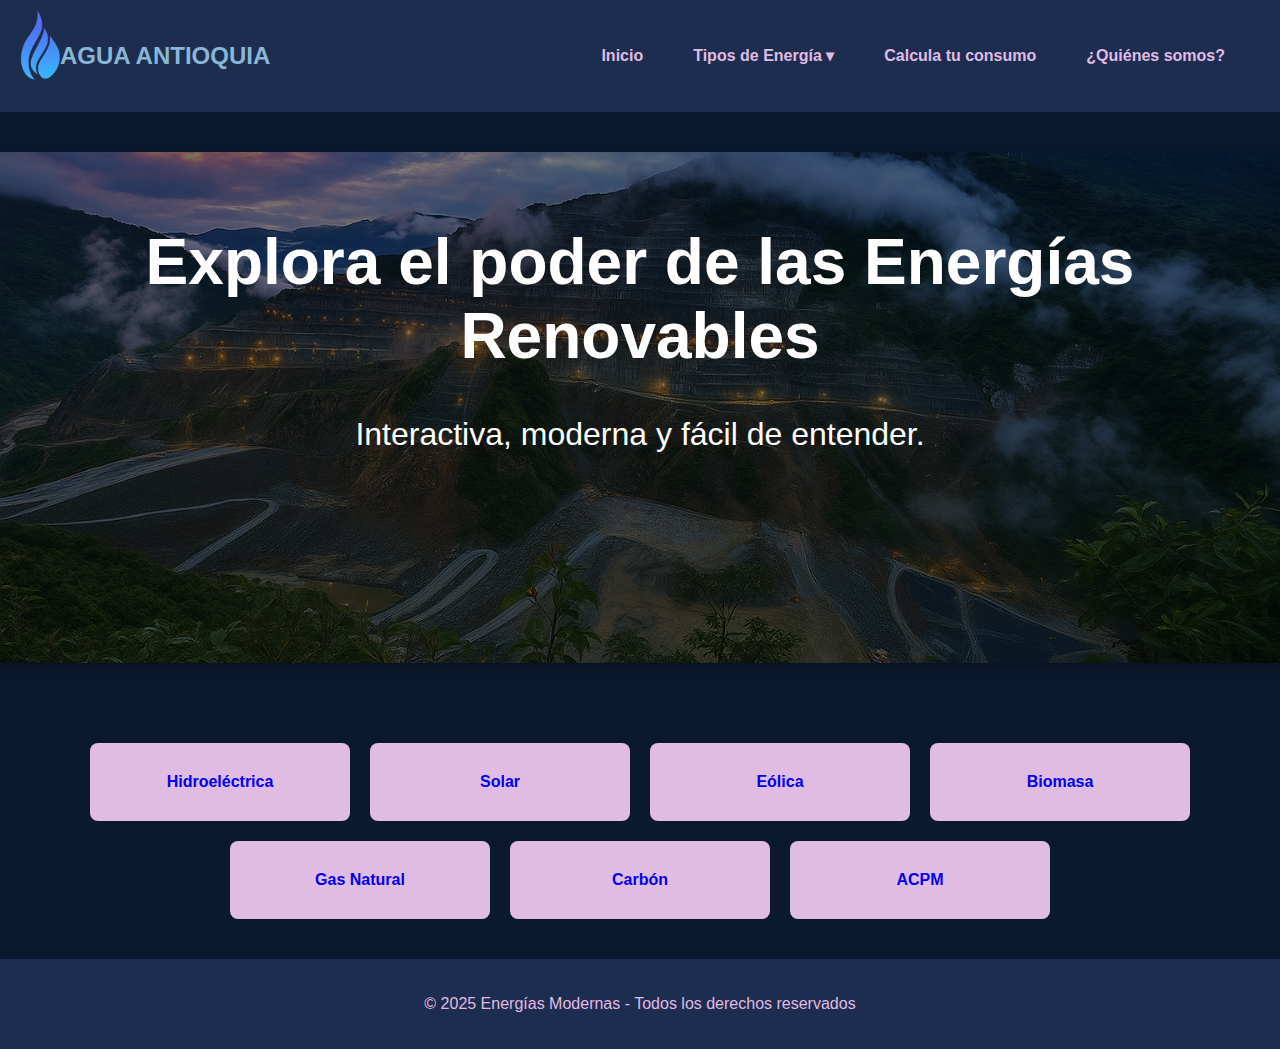
<file: PROYECTO_FINAL/index.html>
<!DOCTYPE html>
<html lang="es">
<head>
  <meta charset="UTF-8" />
  <meta name="viewport" content="width=device-width, initial-scale=1.0"/>
  <title>Energías Renovables</title>
  <link rel="stylesheet" href="estilo.css"/>
</head>
<body>
  <header>
    <div class="logo"><img src="Black_Minimalist_Water_Drop_Logo-removebg-preview (1).png" alt=""><h4>AGUA ANTIOQUIA</h4></div>
    <nav>
      <ul class="menu">
        <li><a href="index.html">Inicio</a></li>
        <li class="dropdown">
          <a href="#">Tipos de Energía ▾</a>
          <ul class="submenu">
            <li class="sub-dropdown">
              <a href="#">Renovables ▸</a>
              <ul class="subsubmenu">
                <li><a href="hidroelectrica.html">Hidroeléctrica</a></li>
                <li><a href="solar.html">Solar</a></li>
                <li><a href="eolica.html">Eólica</a></li>
                <li><a href="biomasa.html">Biomasa</a></li>
              </ul>
            </li>
            <li class="sub-dropdown">
              <a href="#">No Renovables ▸</a>
              <ul class="subsubmenu">
                <li><a href="gas.html">Gas Natural</a></li>
                <li><a href="carbon.html">Carbón</a></li>
                <li><a href="acpm.html">ACPM</a></li>
              </ul>
            </li>
          </ul>
        </li>
        <li><a href="calcula.html">Calcula tu consumo</a></li>
        <li><a href="quienes.html">¿Quiénes somos?</a></li>
      </ul>
    </nav>
  </header>

  <main>
    <section class="banner-inicio">
      <div class="banner-text">
      <h1>Explora el poder de las Energías Renovables</h1>
      <p>Interactiva, moderna y fácil de entender.</p>
      </div>
      <br><br><br><br>
    </section>

    <section class="cards-container">
      <div class="card"><a href="hidroelectrica.html">Hidroeléctrica</a></div>
      <div class="card"><a href="solar.html">Solar</a></div>
      <div class="card"><a href="eolica.html">Eólica</a></div>
      <div class="card"><a href="biomasa.html">Biomasa</a></div>
      <div class="card"><a href="gas.html">Gas Natural</a></div>
      <div class="card"><a href="carbon.html">Carbón</a></div>
      <div class="card"><a href="acpm.html">ACPM</a></div>
    </section>
  </main>

  <footer>
    <p>© 2025 Energías Modernas - Todos los derechos reservados</p>
  </footer>
</body>
</html>
</file>
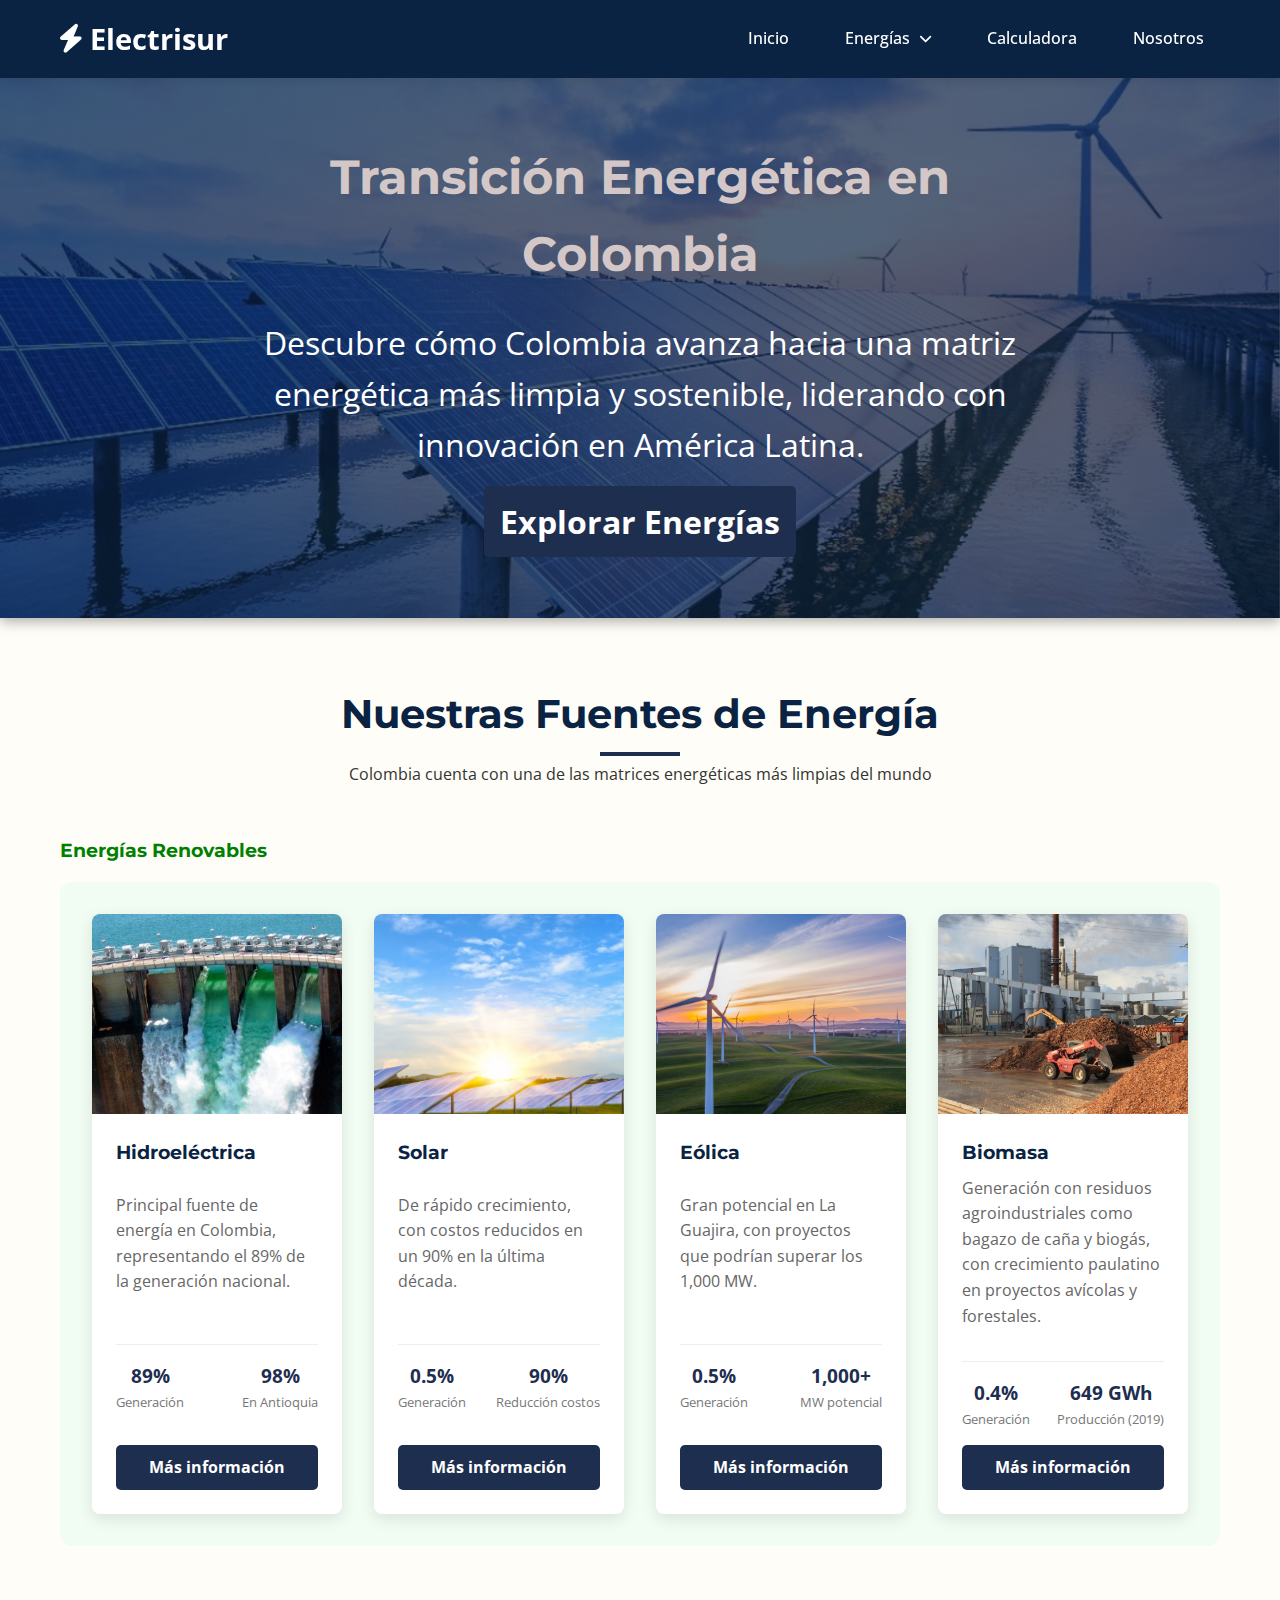
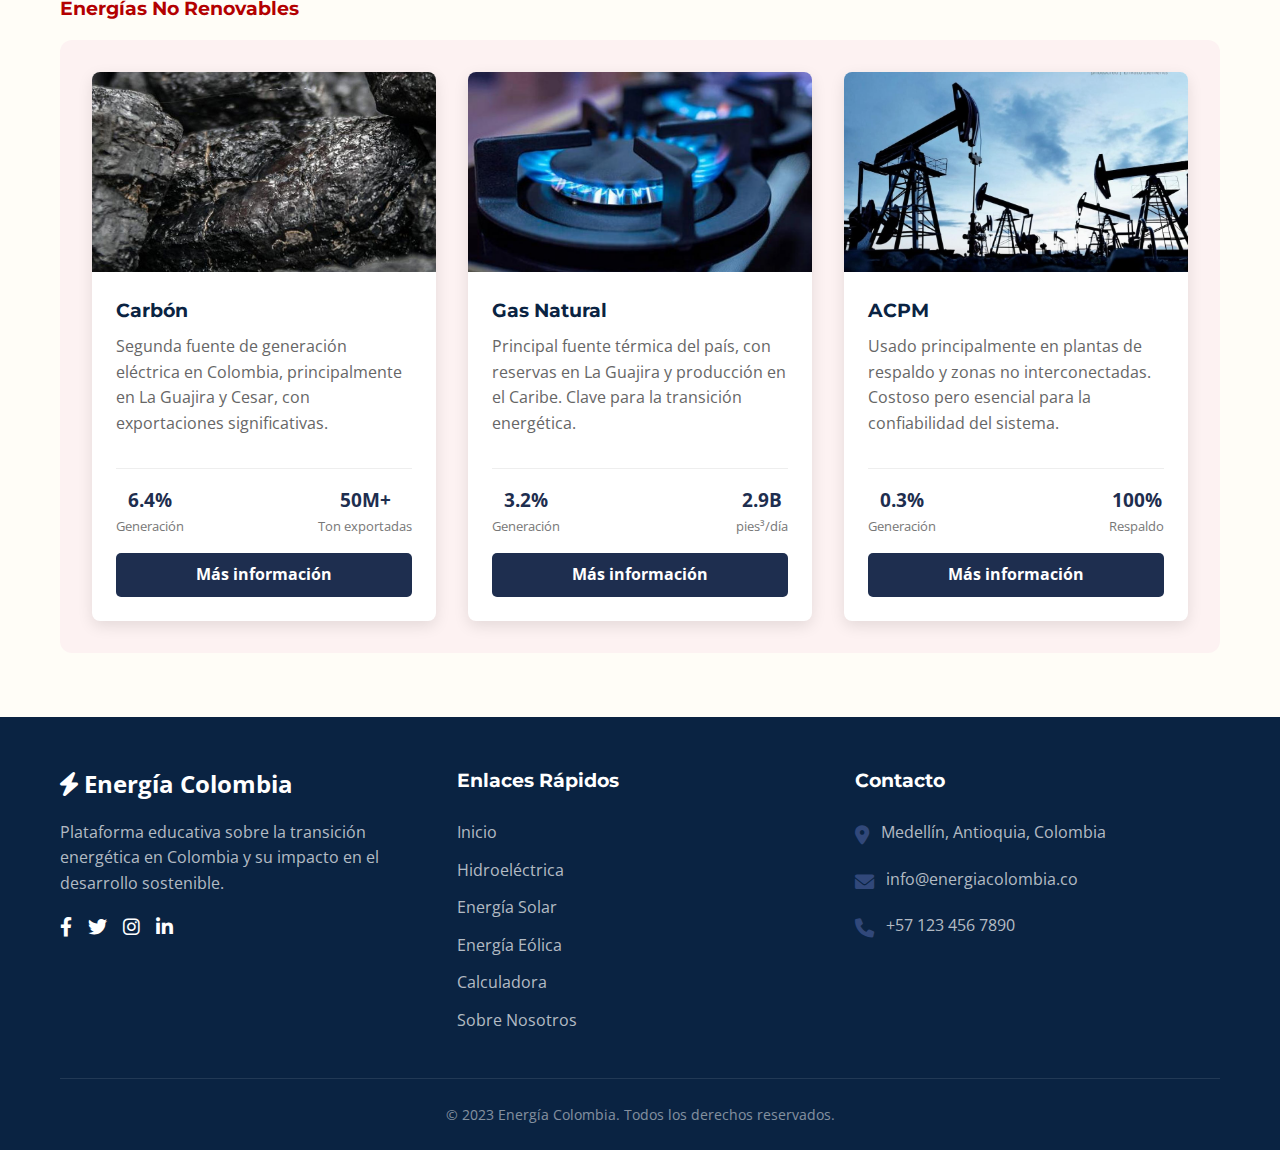
<file: PROYECTO-FINAL/PROYECTO_FINAL/index.html>
<!DOCTYPE html>
<html lang="es">
<head>
  <meta charset="UTF-8">
  <meta name="viewport" content="width=device-width, initial-scale=1.0">
  <title>Transición Energética en Colombia | Del Potencial a la Acción</title>
  <link rel="stylesheet" href="estilo.css">
  <link href="https://fonts.googleapis.com/css2?family=Montserrat:wght@400;600;700&family=Open+Sans:wght@400;600&display=swap" rel="stylesheet">
  <link rel="stylesheet" href="https://cdnjs.cloudflare.com/ajax/libs/font-awesome/6.0.0-beta3/css/all.min.css">

  <meta name="viewport" content="width=device-width, initial-scale=1.0">
</head>
<body>
  <header>
    <div class="container header-container">
      <div class="logo">
        <i class="fas fa-bolt"></i>
        <a href="index.html" class="logo">Electrisur</a>
      </div>
      <nav>
        <ul>
          <li><a href="index.html">Inicio</a></li>
          <li class="dropdown">
            <a href="#">Energías <i class="fas fa-chevron-down"></i></a>
            <ul class="dropdown-menu">
              <li><a href="hidroelectrica.html">Hidroeléctrica</a></li>
              <li><a href="solar.html">Solar</a></li>
              <li><a href="eolica.html">Eólica</a></li>
              <li><a href="biomasa.html">Biomasa</a></li>
              <li><a href="gas.html">Gas Natural</a></li>
              <li><a href="carbon.html">Carbón</a></li>
              <li><a href="acpm.html">ACPM</a></li>
            </ul>
          </li>
          <li><a href="calcula.html">Calculadora</a></li>
          <li><a href="quienes.html">Nosotros</a></li>
        </ul>
      </nav>
    </div>
  </header>

  <section class="hero_inicio">
    <div class="hero-content">
      <h1>Transición Energética en Colombia</h1>
      <p>Descubre cómo Colombia avanza hacia una matriz energética más limpia y sostenible, liderando con innovación en América Latina.</p>
      <a href="#energias" class="btn">Explorar Energías</a>
    </div>
  </section>

  
  <section id="energias" class="energy-section">
  <div class="container">
    <div class="section-title">
      <h2>Nuestras Fuentes de Energía</h2>
      <p>Colombia cuenta con una de las matrices energéticas más limpias del mundo</p>
    </div>

    <!-- Energías Renovables -->
    <h3 style="margin: 2rem 0 1rem; color: #008000;">Energías Renovables</h3>
    <div class="cards-container renewables">
      <!-- Hidroeléctrica -->
      <div class="energy-card">
        <div class="card-img">
          <img src="../imagenes/Hidroini.jpg" alt="Energía Hidroeléctrica">
        </div>
        <div class="card-content">
          <h3>Hidroeléctrica</h3>
          <p>Principal fuente de energía en Colombia, representando el 89% de la generación nacional.</p>
          <div class="card-stats">
            <div class="stat-item"><div class="stat-value">89%</div><div class="stat-label">Generación</div></div>
            <div class="stat-item"><div class="stat-value">98%</div><div class="stat-label">En Antioquia</div></div>
          </div>
          <a href="hidroelectrica.html" class="btn">Más información</a>
        </div>
      </div>

      <!-- Solar -->
      <div class="energy-card">
        <div class="card-img">
          <img src="../imagenes/solarinic.webp" alt="Energía Solar">
        </div>
        <div class="card-content">
          <h3>Solar</h3>
          <p>De rápido crecimiento, con costos reducidos en un 90% en la última década.</p>
          <div class="card-stats">
            <div class="stat-item"><div class="stat-value">0.5%</div><div class="stat-label">Generación</div></div>
            <div class="stat-item"><div class="stat-value">90%</div><div class="stat-label">Reducción costos</div></div>
          </div>
          <a href="solar.html" class="btn">Más información</a>
        </div>
      </div>

      <!-- Eólica -->
      <div class="energy-card">
        <div class="card-img">
          <img src="../imagenes/eolicaini.jpg" alt="Energía Eólica">
        </div>
        <div class="card-content">
          <h3>Eólica</h3>
          <p>Gran potencial en La Guajira, con proyectos que podrían superar los 1,000 MW.</p>
          <div class="card-stats">
            <div class="stat-item"><div class="stat-value">0.5%</div><div class="stat-label">Generación</div></div>
            <div class="stat-item"><div class="stat-value">1,000+</div><div class="stat-label">MW potencial</div></div>
          </div>
          <a href="eolica.html" class="btn">Más información</a>
        </div>
      </div>

      <!-- Biomasa -->
      <div class="energy-card">
        <div class="card-img">
          <img src="../imagenes/biomasainicio.jpg" alt="Energía de Biomasa">
        </div>
        <div class="card-content">
          <h3>Biomasa</h3>
          <p>Generación con residuos agroindustriales como bagazo de caña y biogás, con crecimiento paulatino en proyectos avícolas y forestales.</p>
          <div class="card-stats">
            <div class="stat-item"><div class="stat-value">0.4%</div><div class="stat-label">Generación</div></div>
            <div class="stat-item"><div class="stat-value">649 GWh</div><div class="stat-label">Producción (2019)</div></div>
          </div>
          <a href="../imagenes/biomasa.html" class="btn">Más información</a>
        </div>
      </div>
    </div>

    <!-- Energías No Renovables -->
    <h3 style="margin: 3rem 0 1rem; color: #b30000;">Energías No Renovables</h3>
    <div class="cards-container non-renewables">
      <!-- Carbón -->
      <div class="energy-card">
        <div class="card-img">
          <img src="../imagenes/carbonini.jpg" alt="Energía a Carbón">
        </div>
        <div class="card-content">
          <h3>Carbón</h3>
          <p>Segunda fuente de generación eléctrica en Colombia, principalmente en La Guajira y Cesar, con exportaciones significativas.</p>
          <div class="card-stats">
            <div class="stat-item"><div class="stat-value">6.4%</div><div class="stat-label">Generación</div></div>
            <div class="stat-item"><div class="stat-value">50M+</div><div class="stat-label">Ton exportadas</div></div>
          </div>
          <a href="carbon.html" class="btn">Más información</a>
        </div>
      </div>

      <!-- Gas Natural -->
      <div class="energy-card">
        <div class="card-img">
          <img src="../imagenes/gasnaturalcorreccion.jpeg" alt="Energía a Gas Natural">
        </div>
        <div class="card-content">
          <h3>Gas Natural</h3>
          <p>Principal fuente térmica del país, con reservas en La Guajira y producción en el Caribe. Clave para la transición energética.</p>
          <div class="card-stats">
            <div class="stat-item"><div class="stat-value">3.2%</div><div class="stat-label">Generación</div></div>
            <div class="stat-item"><div class="stat-value">2.9B</div><div class="stat-label">pies³/día</div></div>
          </div>
          <a href="gas.html" class="btn">Más información</a>
        </div>
      </div>

      <!-- ACPM -->
      <div class="energy-card">
        <div class="card-img">
          <img src="../imagenes/Acpmm.jpg" alt="Generación con ACPM">
        </div>
        <div class="card-content">
          <h3>ACPM</h3>
          <p>Usado principalmente en plantas de respaldo y zonas no interconectadas. Costoso pero esencial para la confiabilidad del sistema.</p>
          <div class="card-stats">
            <div class="stat-item"><div class="stat-value">0.3%</div><div class="stat-label">Generación</div></div>
            <div class="stat-item"><div class="stat-value">100%</div><div class="stat-label">Respaldo</div></div>
          </div>
          <a href="acpm.html" class="btn">Más información</a>
        </div>
      </div>
    </div>
  </div>
</section>




  <footer>
    <div class="container">
      <div class="footer-container">
        <div class="footer-about">
          <div class="footer-logo">
            <i class="fas fa-bolt"></i> Energía Colombia
          </div>
          <p>Plataforma educativa sobre la transición energética en Colombia y su impacto en el desarrollo sostenible.</p>
          <div class="social-links">
            <a href="#"><i class="fab fa-facebook-f"></i></a>
            <a href="#"><i class="fab fa-twitter"></i></a>
            <a href="#"><i class="fab fa-instagram"></i></a>
            <a href="#"><i class="fab fa-linkedin-in"></i></a>
          </div>
        </div>
        
        <div class="footer-links">
          <h3>Enlaces Rápidos</h3>
          <ul>
            <li><a href="index.html">Inicio</a></li>
            <li><a href="hidroelectrica.html">Hidroeléctrica</a></li>
            <li><a href="solar.html">Energía Solar</a></li>
            <li><a href="eolica.html">Energía Eólica</a></li>
            <li><a href="calcula.html">Calculadora</a></li>
            <li><a href="quienes.html">Sobre Nosotros</a></li>
          </ul>
        </div>
        
        <div class="footer-contact">
          <h3>Contacto</h3>
          <div class="contact-item">
            <div class="contact-icon">
              <i class="fas fa-map-marker-alt"></i>
            </div>
            <div>Medellín, Antioquia, Colombia</div>
          </div>
          <div class="contact-item">
            <div class="contact-icon">
              <i class="fas fa-envelope"></i>
            </div>
            <div>info@energiacolombia.co</div>
          </div>
          <div class="contact-item">
            <div class="contact-icon">
              <i class="fas fa-phone"></i>
            </div>
            <div>+57 123 456 7890</div>
          </div>
        </div>
      </div>
      
      <div class="copyright">
        <p>&copy; 2023 Energía Colombia. Todos los derechos reservados.</p>
      </div>
    </div>
  </footer>

  
</body>
</html>
</file>
<file: PROYECTO_FINAL/estilo.css>
:root {
  --oxford-blue: #0A192F;
  --space-cadet: #1D2D50;
  --yinmn-blue: #2E5984;
  --jordy-blue: #8AB6D6;
  --lavender: #E0BBE4;
  --font-main: 'Segoe UI', 'Poppins', sans-serif;
}

/* === General === */
body {
  margin: 0;
  font-family: var(--font-main);
  background-color: var(--oxford-blue);
  color: white;
}

footer {
  text-align: center;
  padding: 20px;
  background-color: var(--space-cadet);
  color: var(--lavender);
}

/* === Header === */
header {
  background-color: var(--space-cadet);
  padding: 10px 20px;
  display: flex;
  justify-content: space-between;
  align-items: center;
}

.logo {
  font-size: 24px;
  font-weight: bold;
  color: var(--jordy-blue);
  display: flex;
  
}

.logo img {
  width: 40px;
  height: 70px;
}
/* === Menú principal === */
nav {
  background-color: var(--space-cadet);
  padding: 10px 20px;
}

.menu {
  list-style: none;
  display: flex;
  justify-content: space-around;
  align-items: center;
  gap: 20px;
  padding: 0;
  margin: 0;
}

.menu li {
  position: relative;
}

.menu a {
  color: var(--lavender);
  text-decoration: none;
  padding: 10px 15px;
  display: block;
  font-weight: bold;
  transition: background-color 0.3s ease;
}

.menu a:hover {
  background-color: var(--yinmn-blue);
  border-radius: 5px;
}

/* === Submenús === */
.submenu,
.subsubmenu {
  position: absolute;
  top: 100%;
  left: 0;
  background-color: var(--space-cadet);
  min-width: 180px;
  display: none;
  padding: 10px 0;
  border-radius: 5px;
  box-shadow: 0 4px 12px rgba(0,0,0,0.2);
  z-index: 1000;
}

.submenu li,
.subsubmenu li {
  position: relative;
}

.submenu a,
.subsubmenu a {
  color: var(--lavender);
  padding: 10px 15px;
  transition: background-color 0.3s ease;
}

.submenu a:hover,
.subsubmenu a:hover {
  background-color: var(--yinmn-blue);
}

.dropdown:hover .submenu {
  display: block;
}

.sub-dropdown:hover .subsubmenu {
  display: block;
  left: 100%;
  top: 0;
}

.sub-dropdown > a::after {
  content: ' ▶';
  float: right;
}

/* === Banner === */
.banner {
  background: url('img/banner.jpg') no-repeat center center/cover;
  color: white;
  padding: 60px 20px;
  text-align: center;
  font-size: 2em;
  box-shadow: 0 4px 12px rgba(0, 0, 0, 0.3);
}

/* === Cards === */
.cards-container {
  display: flex;
  flex-wrap: wrap;
  justify-content: center;
  gap: 20px;
  padding: 40px;
  background-color: var(--oxford-blue);
}

.card {
  background: var(--lavender);
  color: var(--oxford-blue);
  padding: 30px;
  border-radius: 8px;
  width: 200px;
  text-align: center;
  font-weight: bold;
  transition: transform 0.2s ease, box-shadow 0.2s ease;
 
}

.card a{
   text-decoration: none;
}

.card:hover {
  transform: scale(1.05);
  background: var(--jordy-blue);
  color: white;
  box-shadow: 0 4px 20px rgba(0, 0, 0, 0.3);
}

/* === Formulario === */
.formulario {
  padding: 40px;
  max-width: 500px;
  margin: auto;
  background: var(--space-cadet);
  border-radius: 10px;
  box-shadow: 0 4px 12px rgba(0, 0, 0, 0.1);
}

.formulario label,
.formulario input,
.formulario button {
  display: block;
  width: 100%;
  margin-bottom: 15px;
  font-size: 16px;
}

.formulario input {
  padding: 10px;
  border-radius: 5px;
  border: 1px solid var(--jordy-blue);
  background-color: var(--oxford-blue);
  color: white;
}

.formulario input::placeholder {
  color: #ccc;
}

.formulario button {
  background-color: var(--yinmn-blue);
  color: white;
  border: none;
  padding: 12px;
  cursor: pointer;
  border-radius: 5px;
  transition: background-color 0.3s ease;
}

.formulario button:hover {
  background-color: var(--jordy-blue);
  color: var(--space-cadet);
}

/* === Contenido Genérico === */
.contenido {
  max-width: 800px;
  margin: auto;
  padding: 40px;
  background-color: var(--oxford-blue);
  color: white;
  border-radius: 10px;
  background-color: #2E5984;
  padding-top: 40px;
}

/* === Video y gráficos === */
.video,
.graficos {
  max-width: 800px;
  margin: auto;
  padding: 40px 20px;
  text-align: center;
}

.video iframe {
  width: 100%;
  max-width: 560px;
  height: 315px;
  border: none;
}

.graficos img {
  width: 100%;
  max-width: 600px;
  border-radius: 8px;
}

/* === Responsive === */
@media screen and (max-width: 880px) {
  nav .menu {
    flex-direction: column;
    align-items: flex-start;
    gap: 10px;
  }

  .cards-container {
    flex-direction: column;
    align-items: center;
    padding: 20px;
  }

  .card {
    width: 90%;
    font-size: 1rem;
  }

  .banner {
    font-size: 1.5em;
    padding: 0;

  
  }

  
  
}


main {
  margin: 0;
  padding: 0;
}

.banner-hidroelectrica {
  background: url('img/hidroelectrica.jpg') no-repeat center center/cover;
  color: white;
  padding: 60px 20px;
  text-align: center;
  font-size: 2em;
  box-shadow: 0 4px 12px rgba(0, 0, 0, 0.3);
  background-color: #8AB6D6;
}

section.banner-hidroelectrica {
  
  
  
  height: auto; 
  color: white; 
  align-items: center; 
  padding: 30px ;
  margin: 40px auto;
  background: url(https://imgs.mongabay.com/wp-content/uploads/sites/25/2018/06/06170333/sogamoso-2.jpg) no-repeat center center/cover ;
  background-size: cover;
  overflow: hidden;
  z-index: 1;
  position: relative;
}

section.banner-hidroelectrica::before {
  content: "";
  position: absolute;
  top: 0;
  left: 0;
  width: 100%;
  height: 100%;
  background-color: rgba(0, 0, 0, 0.5);
  z-index: -1;
}

.banner-solar {
  background: url('img/hidroelectrica.jpg') no-repeat center center/cover;
  color: white;
  padding: 60px 20px;
  text-align: center;
  font-size: 2em;
  box-shadow: 0 4px 12px rgba(0, 0, 0, 0.3);
  background-color: #8AB6D6;
}
section.banner-solar {
  
  
  height: auto; 
  color: white; 
  align-items: center; 
  padding: 30px ;
  margin: 40px auto;
  background: url(https://www.fussand.com/images/noticias/CELSIA-EPSA-ENERGIA-SOLAR.jpg) no-repeat center center/cover ;
  background-size: cover;
  overflow: hidden;
  z-index: 1;
  position: relative;
}
section.banner-solar::before {
  content: "";
  position: absolute;
  top: 0;
  left: 0;
  width: 100%;
  height: 100%;
  background-color: rgba(0, 0, 0, 0.5);
  z-index: -1;
}

.banner-eolica {
 
  color: white;
  padding: 60px 20px;
  text-align: center;
  font-size: 2em;
  box-shadow: 0 4px 12px rgba(0, 0, 0, 0.3);
  background-color: #8AB6D6;
}

section.banner-eolica {
 height: auto; 
  color: white; 
  align-items: center; 
  padding: 30px ;
  margin: 40px auto;
  background: url(https://energiahoy.com/wp-content/uploads/2021/03/Colombia_va_por_16_parques_de_energa_eolica-870x600.jpg) no-repeat center center/cover ;
  background-size: cover;
  overflow: hidden;
  z-index: 1;
  position: relative;
}

section.banner-eolica::before {
  content: "";
  position: absolute;
  top: 0;
  left: 0;
  width: 100%;
  height: 100%;
  background-color: rgba(0, 0, 0, 0.5);
  z-index: -1;
}
  
.banner-biomasa {
 
  color: white;
  padding: 60px 20px;
  text-align: center;
  font-size: 2em;
  box-shadow: 0 4px 12px rgba(0, 0, 0, 0.3);
  background-color: #8AB6D6;
}

section.banner-biomasa {
  height: auto; 
  color: white; 
  align-items: center; 
  padding: 30px ;
  margin: 40px auto;
  background: url(https://cdn.shopify.com/s/files/1/0528/6569/5893/files/bm1-min_1024x1024.png?v=1674750835) no-repeat center center/cover ;
  background-size: cover;
  overflow: hidden;
  z-index: 1;
  position: relative;
}

section.banner-biomasa::before {
  content: "";
  position: absolute;
  top: 0;
  left: 0;
  width: 100%;
  height: 100%;
  background-color: rgba(0, 0, 0, 0.5);
  z-index: -1;
} 

.banner-gasnatural {
 
  color: white;
  padding: 60px 20px;
  text-align: center;
  font-size: 2em;
  box-shadow: 0 4px 12px rgba(0, 0, 0, 0.3);
  background-color: #8AB6D6;
}

section.banner-gasnatural {
  height: auto; 
  color: white; 
  align-items: center; 
  padding: 30px ;
  margin: 40px auto;
  background: url(https://www.bolsamercantil.com.co/sites/default/files/2024-07-03/Plantilla-img-saladeprensa_gas.jpg) no-repeat center center/cover ;
  background-size: cover;
  overflow: hidden;
  z-index: 1;
  position: relative;
}

section.banner-gasnatural::before {
  content: "";
  position: absolute;
  top: 0;
  left: 0;
  width: 100%;
  height: 100%;
  background-color: rgba(0, 0, 0, 0.5);
  z-index: -1;
}

.banner-carbon {
 
  color: white;
  padding: 60px 20px;
  text-align: center;
  font-size: 2em;
  box-shadow: 0 4px 12px rgba(0, 0, 0, 0.3);
  background-color: #8AB6D6;
}

section.banner-carbon {
  height: auto; 
  color: white; 
  align-items: center; 
  padding: 30px ;
  margin: 40px auto;
  background: url(https://cdn2.opendemocracy.net/media/images/PA-30571025.max-760x504.jpg) no-repeat center center/cover ;
  background-size: cover;
  overflow: hidden;
  z-index: 1;
  position: relative;
}

section.banner-carbon::before {
  content: "";
  position: absolute;
  top: 0;
  left: 0;
  width: 100%;
  height: 100%;
  background-color: rgba(0, 0, 0, 0.5);
  z-index: -1;
}

.banner-acpm {
 
  color: white;
  padding: 60px 20px;
  text-align: center;
  font-size: 2em;
  box-shadow: 0 4px 12px rgba(0, 0, 0, 0.3);
  background-color: #8AB6D6;
} 

section.banner-acpm {
  height: auto; 
  color: white; 
  align-items: center; 
  padding: 30px ;
  margin: 40px auto;
  background: url(https://www.semana.com/resizer/v2/R2YW3DMQXVGZFNSUS5WHY5IS5E.jpg?auth=4937439628877e2bf4e63ea1b00702e4c2994e2231b7dc041bc8e2dca0869444&smart=true&quality=75&width=1280&height=720) no-repeat center center/cover ;
  background-size: cover;
  overflow: hidden;
  z-index: 1;
  position: relative;
}

section.banner-acpm::before {
  content: "";
  position: absolute;
  top: 0;
  left: 0;
  width: 100%;
  height: 100%;
  background-color: rgba(0, 0, 0, 0.5);
  z-index: -1;
}

.banner-inicio {
  color: white;
  padding: 60px 20px;
  text-align: center;
  font-size: 2em;
  box-shadow: 0 4px 12px rgba(0, 0, 0, 0.3);
  background-color: #8AB6D6;
}

section.banner-inicio {
  height: auto; 
  color: white; 
  align-items: center; 
  padding: 30px ;
  margin: 40px auto;
  background: url(Hidroituango-715.jpg) no-repeat center center/cover ;
  background-size: cover;
  overflow: hidden;
  z-index: 1;
  position: relative;
}

section.banner-inicio::before {
  content: "";
  position: absolute;
  top: 0;
  left: 0;
  width: 100%;
  height: 100%;
  background-color: rgba(0, 0, 0, 0.5);
  z-index: -1;
}
</file>
<file: PROYECTO-FINAL/PROYECTO_FINAL/estilo.css>
:root {
  --deep-blue: #0A2342;
  --teal: #1E2E4F;
  --light-teal: #31487A;
  --cream: #FFFDF7;
  --gold: #F46197;
  --dark-gold: #b3e1c0
;
  --font-main: 'Montserrat', 'Segoe UI', sans-serif;
  --font-secondary: 'Open Sans', sans-serif;
}

/* === General Styles === */
* {
  box-sizing: border-box;
  margin: 0;
  padding: 0;
}

body {
  font-family: var(--font-secondary);
  line-height: 1.6;
  color: #333;
  background-color: var(--cream);
}

h1, h2, h3, h4 {
  font-family: var(--font-main);
  color: var(--deep-blue);
  margin-bottom: 1rem;
}

a {
  text-decoration: none;
  color: var(--teal);
  transition: color 0.3s ease;
}

a:hover {
  color: var(--dark-gold);
}

.container {
  max-width: 1200px;
  margin: 0 auto;
  padding: 0 20px;
}

/* === Header === */
header {
  background-color: var(--deep-blue);
  padding: 1rem 0;
  position: sticky;
  top: 0;
  z-index: 1000;
  box-shadow: 0 2px 10px rgba(0,0,0,0.1);
}

.header-container {
  display: flex;
  justify-content: space-between;
  align-items: center;
}

.logo {
  font-size: 1.8rem;
  font-weight: 700;
  color: white;
  display: flex;
  align-items: center;
  gap: 0.5rem;
}

.logo span {
  color: var(--light-teal);
}

/* === Navigation === */
nav ul {
  list-style: none;
  display: flex;
  gap: 1.5rem;
}

nav a {
  color: white;
  font-weight: 500;
  padding: 0.5rem 1rem;
  border-radius: 4px;
  transition: all 0.3s ease;
  display: flex;
  align-items: center;
  gap: 0.3rem;
}

nav a:hover {
  background-color: rgba(255,255,255,0.1);
}

/* Dropdown general (oculto por defecto) */
.dropdown {
  position: relative;
}

.dropdown-menu {
  position: absolute;
  top: 100%;
  left: 0;
  background-color: white;
  min-width: 200px;
  box-shadow: 0 5px 15px rgba(0,0,0,0.1);
  border-radius: 4px;
  opacity: 0;
  visibility: hidden;
  transition: all 0.3s ease;
  z-index: 1000;
  padding: 0.5rem 0;
}

.dropdown:hover .dropdown-menu {
  opacity: 1;
  visibility: visible;
}

/* === Estilo específico para el dropdown de Energías === */
.dropdown-menu {
  display: none; /* Oculto por defecto */
  position: absolute;
  top: 100%;
  left: 0;
  background-color: white;
  min-width: 200px;
  box-shadow: 0 5px 15px rgba(0,0,0,0.1);
  border-radius: 4px;
  z-index: 1000;
  padding: 0.5rem 0;
}

/* Mostrar dropdown al hacer hover */
.dropdown:hover .dropdown-menu {
  display: block;
}

/* Estilo para los items del menú de energías */
.dropdown-menu li {
  display: block; /* Esto hace que los items se apilen verticalmente */
  width: 100%;
}

.dropdown-menu a {
  color: var(--deep-blue);
  display: block;
  padding: 0.75rem 1.5rem;
  transition: all 0.2s ease;
  text-decoration: none;
}

.dropdown-menu a:hover {
  background-color: var(--light-teal);
  color: white;
}

/* Flecha del dropdown */
.dropdown i.fa-chevron-down {
  margin-left: 0.3rem;
  font-size: 0.8em;
  transition: transform 0.3s;
}

.dropdown:hover i.fa-chevron-down {
  transform: rotate(180deg);
}

/* === Hero Banner === */
/*.hero {
  background: linear-gradient(rgba(10, 35, 66, 0.7), rgba(10, 35, 66, 0.7)), 
              url('img/colombia-energy.jpg') no-repeat center center/cover;
  height: 60vh;
  display: flex;
  align-items: center;
  text-align: center;
  color: white;
  padding: 0 2rem;
}*/

.hero-content {
  max-width: 800px;
  margin: 0 auto;
}

.hero_inicio h1 {
  font-size: 3rem;
  color: rgb(212, 199, 199);
  margin-bottom: 1.5rem;
}

.hero_hidroelectrica h1 {
  font-size: 3rem;
  color: rgb(212, 199, 199);
  margin-bottom: 1.5rem;
}
.hero_solar h1 {
  font-size: 3rem;
  color: rgb(212, 199, 199);
  margin-bottom: 1.5rem;
}
.hero_eolica h1 {
  font-size: 3rem;
  color: rgb(212, 199, 199);
  margin-bottom: 1.5rem;
}
.hero_biomasa h1 {
  font-size: 3rem;
  color: rgb(212, 199, 199);
  margin-bottom: 1.5rem;
}
.hero_gas h1 {
  font-size: 3rem;
  color: rgb(212, 199, 199);
  margin-bottom: 1.5rem;
}
.hero_carbon h1 {
  font-size: 3rem;
  color: rgb(212, 199, 199);
  margin-bottom: 1.5rem;
}
.hero_acpm h1 {
  font-size: 3rem;
  color: rgb(212, 199, 199);
  margin-bottom: 1.5rem;
}

.hero p {
  font-size: 1.2rem;
  margin-bottom: 2rem;
}

.btn {
  display: inline-block;
  background-color: var(--teal);
  color: white;
  padding: 0.8rem 1.8rem;
  border-radius: 4px;
  font-weight: 600;
  transition: all 0.3s ease;
}

.btn:hover {
  background-color: var(--dark-gold);
  transform: translateY(-3px);
  box-shadow: 0 5px 15px rgba(0,0,0,0.1);
  
}

/* === Energy Cards === */
.energy-section {
  padding: 4rem 0;
}

.section-title {
  text-align: center;
  margin-bottom: 3rem;
}

.section-title h2 {
  font-size: 2.5rem;
  position: relative;
  display: inline-block;
}

.section-title h2::after {
  content: '';
  position: absolute;
  bottom: -10px;
  left: 50%;
  transform: translateX(-50%);
  width: 80px;
  height: 4px;
  background-color: var(--teal);
}

.cards-container {
  display: grid;
  grid-template-columns: repeat(auto-fill, minmax(280px, 1fr));
  gap: 2rem;
  padding: 0 1rem;
}

/* Alineación específica para renovables (4 columnas en desktop) */
.renewables {
  display: grid;
  grid-template-columns: repeat(4, 1fr);
  gap: 2rem;
  background-color: #f1fdf3;
  padding: 2rem;
  border-radius: 12px;
}

@media (max-width: 992px) {
  .renewables {
    grid-template-columns: repeat(2, 1fr);
  }
}

@media (max-width: 600px) {
  .renewables {
    grid-template-columns: 1fr;
  }
}

.energy-card {
  background-color: white;
  border-radius: 8px;
  overflow: hidden;
  box-shadow: 0 5px 15px rgba(0,0,0,0.1);
  transition: all 0.3s ease;
  display: flex;
  flex-direction: column;
  justify-content: space-between;
}

.energy-card:hover {
  transform: translateY(-10px);
  box-shadow: 0 15px 30px rgba(0,0,0,0.15);
}

.card-img {
  height: 200px;
  overflow: hidden;
}

.card-img img {
  width: 100%;
  height: 100%;
  object-fit: cover;
  transition: transform 0.5s ease;
}

.energy-card:hover .card-img img {
  transform: scale(1.1);
}

.card-content {
  padding: 1.5rem;
  display: flex;
  flex-direction: column;
  justify-content: space-between;
  flex-grow: 1;
}

.card-content h3 {
  margin-bottom: 0.5rem;
  color: var(--deep-blue);
}

.card-content p {
  margin-bottom: 1rem;
  color: #666;
}

.card-stats {
  display: flex;
  justify-content: space-between;
  margin-top: 1rem;
  padding-top: 1rem;
  border-top: 1px solid #eee;
}

.stat-item {
  text-align: center;
}

.stat-value {
  font-weight: 700;
  color: var(--teal);
  font-size: 1.2rem;
}

.stat-label {
  font-size: 0.8rem;
  color: #777;
}

/* Botón */
.btn {
  background-color: var(--teal);
  color: white;
  text-align: center;
  padding: 0.6rem 1rem;
  border-radius: 5px;
  text-decoration: none;
  font-weight: bold;
  margin-top: 1rem;
  transition: background-color 0.3s ease;
}

.btn:hover {
  background-color: #12896c;
}

/* Fondo para tarjetas no renovables */
.non-renewables {
  background-color: #fdf2f2;
  padding: 2rem;
  border-radius: 12px;
}


/* === Energy Details === */
.energy-detail {
  padding: 4rem 0;
}

.detail-header {
  text-align: center;
  margin-bottom: 3rem;
}

.detail-content {
  display: grid;
  grid-template-columns: 1fr 1fr;
  gap: 3rem;
  align-items: center;
}

.detail-text h2 {
  font-size: 2rem;
  margin-bottom: 1.5rem;
  color: var(--deep-blue);
}

.detail-text p {
  margin-bottom: 1.5rem;
}

.pros-cons {
  display: grid;
  grid-template-columns: 1fr 1fr;
  gap: 2rem;
  margin-top: 2rem;
}

.pros-list, .cons-list {
  padding: 1.5rem;
  border-radius: 8px;
}

.pros-list {
  background-color: rgba(44, 165, 141, 0.1);
  border-left: 4px solid var(--teal);
}

.cons-list {
  background-color: rgba(244, 97, 151, 0.1);
  border-left: 4px solid var(--gold);
}

.pros-list h3, .cons-list h3 {
  margin-bottom: 1rem;
  display: flex;
  align-items: center;
}

.pros-list h3::before {
  content: '✓';
  color: var(--teal);
  margin-right: 0.5rem;
}

.cons-list h3::before {
  content: '✗';
  color: var(--gold);
  margin-right: 0.5rem;
}

.pros-list ul, .cons-list ul {
  list-style-position: inside;
}

.pros-list li, .cons-list li {
  margin-bottom: 0.5rem;
}

.detail-media {
  position: relative;
}

.detail-media img {
  width: 100%;
  border-radius: 8px;
  box-shadow: 0 10px 30px rgba(0,0,0,0.1);
}

.video-container {
  position: relative;
  padding-bottom: 56.25%; 
  overflow: hidden;
}

.video-container iframe {
  position: absolute;
  top: 0;
  left: 0;
  width: 100%;
  height: 100%;
  border-radius: 8px;
}

/* === Calculator === */
.calculator-section {
  padding: 4rem 0;
  background-color: #f9f9f9;
}

.calculator-container {
  max-width: 600px;
  margin: 0 auto;
  background-color: white;
  padding: 2rem;
  border-radius: 8px;
  box-shadow: 0 5px 15px rgba(0,0,0,0.05);
}

.form-group {
  margin-bottom: 1.5rem;
}

.form-group label {
  display: block;
  margin-bottom: 0.5rem;
  font-weight: 600;
  color: var(--deep-blue);
}

.form-control {
  width: 100%;
  padding: 0.75rem 1rem;
  border: 1px solid #ddd;
  border-radius: 4px;
  font-size: 1rem;
  transition: border-color 0.3s ease;
}

.form-control:focus {
  outline: none;
  border-color: var(--teal);
}

.btn-calculate {
  width: 100%;
  padding: 1rem;
  background-color: var(--teal);
  color: white;
  border: none;
  border-radius: 4px;
  font-size: 1rem;
  font-weight: 600;
  cursor: pointer;
  transition: all 0.3s ease;
}

.btn-calculate:hover {
  background-color: var(--dark-gold);
}

.result-container {
  margin-top: 2rem;
  padding: 1.5rem;
  background-color: rgba(44, 165, 141, 0.1);
  border-radius: 8px;
  display: none;
}

.result-title {
  font-weight: 600;
  margin-bottom: 0.5rem;
  color: var(--deep-blue);
}

.result-value {
  font-size: 1.5rem;
  font-weight: 700;
  color: var(--teal);
}

/* === Footer === */
footer {
  background-color: var(--deep-blue);
  color: white;
  padding: 3rem 0 1.5rem;
}

.footer-container {
  display: grid;
  grid-template-columns: repeat(auto-fit, minmax(250px, 1fr));
  gap: 2rem;
  margin-bottom: 2rem;
}

.footer-logo {
  font-size: 1.5rem;
  font-weight: 700;
  margin-bottom: 1rem;
  color: white;
}

.footer-about p {
  margin-bottom: 1rem;
  color: rgba(255,255,255,0.7);
}

.social-links {
  display: flex;
  gap: 1rem;
}

.social-links a {
  color: white;
  font-size: 1.2rem;
  transition: color 0.3s ease;
}

.social-links a:hover {
  color: var(--light-teal);
}

.footer-links h3, .footer-contact h3 {
  font-size: 1.2rem;
  margin-bottom: 1.5rem;
  color: white;
}

.footer-links ul {
  list-style: none;
}

.footer-links li {
  margin-bottom: 0.75rem;
}

.footer-links a {
  color: rgba(255,255,255,0.7);
  transition: color 0.3s ease;
}

.footer-links a:hover {
  color: white;
}

.contact-item {
  display: flex;
  align-items: flex-start;
  gap: 0.75rem;
  margin-bottom: 1rem;
  color: rgba(255,255,255,0.7);
}

.contact-icon {
  font-size: 1.2rem;
  color: var(--light-teal);
}

.copyright {
  text-align: center;
  padding-top: 1.5rem;
  border-top: 1px solid rgba(255,255,255,0.1);
  color: rgba(255,255,255,0.5);
  font-size: 0.9rem;
}

/* === Responsive Design === */
@media (max-width: 992px) {
  .detail-content {
    grid-template-columns: 1fr;
  }
  
  .detail-media {
    order: -1;
  }
}

@media (max-width: 768px) {
  .header-container {
    flex-direction: column;
    gap: 1rem;
  }
  
  nav ul {
    flex-wrap: wrap;
    justify-content: center;
  }
  
  .hero h1 {
    font-size: 2.5rem;
  }
  
  .pros-cons {
    grid-template-columns: 1fr;
  }
}

@media (max-width: 576px) {
  .hero h1 {
    font-size: 2rem;
  }
  
  .hero p {
    font-size: 1rem;
  }
  
  .cards-container {
    grid-template-columns: 1fr;
  }
}

/* === Page-specific Styles === */

/* Calculator Page */
.calculator-hero {
  background: linear-gradient(rgba(10, 35, 66, 0.8), rgba(10, 35, 66, 0.8)), 
              url('img/calculator-hero.jpg') no-repeat center center/cover;
  color: white;
  padding: 5rem 0;
  text-align: center;
}

.calculator-hero h1 {
  font-size: 2.5rem;
  margin-bottom: 1rem;
}

.calculator-intro {
  text-align: center;
  max-width: 800px;
  margin: 0 auto 3rem;
}

.calculator-intro h2 {
  color: var(--deep-blue);
  margin-bottom: 1rem;
}

.calculator-grid {
  display: grid;
  grid-template-columns: 1fr 1fr;
  gap: 3rem;
}

.calculator-container {
  max-width: 1200px;
  margin: 0 auto;
  padding: 2rem;
  box-sizing: border-box;
}

.calculator-form {
  background: white;
  padding: 2rem;
  border-radius: 8px;
  box-shadow: 0 5px 15px rgba(0,0,0,0.05);
}

.form-group label {
  display: block;
  margin-bottom: 0.5rem;
  font-weight: 600;
  color: #555;
}

.form-group label i {
  margin-right: 8px;
  color: var(--teal);
}

.form-control {
  width: 100%;
  padding: 0.8rem;
  border: 1px solid #ddd;
  border-radius: 4px;
  font-size: 1rem;
}

.form-hint {
  display: block;
  margin-top: 0.3rem;
  font-size: 0.8rem;
  color: #777;
}

.form-row {
  display: grid;
  grid-template-columns: 1fr 1fr;
  gap: 1rem;
}

.btn-calculate {
  margin-top: 1rem;
  background-color: var(--teal);
  color: white;
  padding: 0.8rem 1.5rem;
  border: none;
  border-radius: 4px;
  cursor: pointer;
  font-weight: bold;
  transition: background-color 0.3s;
}

.btn-calculate:hover {
  background-color: #088c79;
}

/* ------------------- Resultados ------------------- */
.result-container {
  width: 100%;
  background-color: #ffffff;
  padding: 2rem;
  border-radius: 10px;
  box-shadow: 0 5px 15px rgba(0,0,0,0.05);
  box-sizing: border-box;
  margin-top: 2rem;
}

.result-header {
  display: flex;
  justify-content: space-between;
  align-items: center;
  margin-bottom: 1.5rem;
  border-bottom: 1px solid #eee;
  padding-bottom: 1rem;
}

.result-header h3 {
  color: var(--deep-blue);
  margin: 0;
}

.btn-reset {
  background: none;
  border: 1px solid var(--teal);
  color: var(--teal);
  padding: 0.5rem 1rem;
  border-radius: 4px;
  cursor: pointer;
  transition: all 0.3s;
}

.btn-reset:hover {
  background-color: var(--teal);
  color: white;
}

.result-grid {
  display: flex;
  flex-wrap: wrap;
  gap: 1.5rem;
  justify-content: space-between;
}

.result-card {
  flex: 1 1 calc(33.333% - 1rem);
  min-width: 250px;
  display: flex;
  align-items: center;
  background: #f8f9fa;
  padding: 1.5rem;
  border-radius: 8px;
  box-sizing: border-box;
}

.result-icon {
  font-size: 2rem;
  color: var(--teal);
  margin-right: 1.5rem;
}

.result-label {
  font-size: 0.9rem;
  color: #666;
  margin-bottom: 0.3rem;
}

.result-value {
  font-size: 1.3rem;
  font-weight: 700;
  color: var(--deep-blue);
}

/* ------------------- Comparación ------------------- */
.comparison-container {
  margin-top: 2rem;
}

.comparison-title {
  font-weight: 600;
  color: #555;
  margin-bottom: 1rem;
  display: flex;
  align-items: center;
}

.comparison-title i {
  margin-right: 8px;
  color: var(--teal);
}

.comparison-bar {
  height: 30px;
  background: #f0f0f0;
  border-radius: 15px;
  margin-bottom: 0.5rem;
  position: relative;
  overflow: hidden;
}

.bar-fill {
  height: 100%;
  background: linear-gradient(to right, var(--teal), #2ecc71);
  width: 0;
  transition: width 1s ease-out;
}

.bar-label {
  position: absolute;
  top: 50%;
  left: 50%;
  transform: translate(-50%, -50%);
  color: white;
  font-weight: 600;
  text-shadow: 0 1px 2px rgba(0,0,0,0.2);
}

.comparison-text {
  font-size: 0.9rem;
  color: #555;
  line-height: 1.5;
}

.savings-tips {
  margin-top: 2rem;
  padding-top: 1.5rem;
  border-top: 1px solid #eee;
}

.savings-tips h4 {
  color: var(--deep-blue);
  display: flex;
  align-items: center;
}

.savings-tips h4 i {
  margin-right: 8px;
  color: var(--teal);
}

.savings-tips ul {
  padding-left: 1.5rem;
  margin-top: 0.5rem;
}

.savings-tips li {
  margin-bottom: 0.5rem;
}

/* ------------------- Electrodomésticos ------------------- */
.appliances-section {
  padding: 4rem 0;
  background-color: #f9f9f9;
}

.appliances-section h2 {
  text-align: center;
  color: var(--deep-blue);
  margin-bottom: 1rem;
}

.appliances-section p {
  text-align: center;
  max-width: 700px;
  margin: 0 auto 2rem;
  color: #666;
}

.appliances-grid {
  display: grid;
  grid-template-columns: repeat(auto-fit, minmax(250px, 1fr));
  gap: 2rem;
}

.appliance-card {
  background: white;
  padding: 1.5rem;
  border-radius: 8px;
  box-shadow: 0 5px 15px rgba(0,0,0,0.05);
  text-align: center;
}

.appliance-icon {
  font-size: 2.5rem;
  color: var(--teal);
  margin-bottom: 1rem;
}

.appliance-card h3 {
  margin: 0.5rem 0;
  color: var(--deep-blue);
}

.appliance-power {
  font-size: 0.9rem;
  color: #666;
  margin-bottom: 0.5rem;
}

.appliance-usage {
  font-weight: 600;
  color: #333;
  margin-bottom: 0.3rem;
}

.appliance-cost {
  font-size: 0.9rem;
  color: #666;
}

/* ------------------- Responsive ------------------- */
@media (max-width: 768px) {
  .calculator-grid {
    grid-template-columns: 1fr;
  }

  .result-grid {
    flex-direction: column;
  }

  .result-card {
    width: 100%;
  }
}


/* About Us Page */
.about-section {
  padding: 4rem 0;
}

.about-content {
  display: grid;
  grid-template-columns: 1fr 1fr;
  gap: 3rem;
  align-items: center;
}

.about-image img {
  width: 100%;
  border-radius: 8px;
  box-shadow: 0 10px 30px rgba(0,0,0,0.1);
}

.values-section {
  padding: 4rem 0;
  background-color: #f9f9f9;
}

.values-grid {
  display: grid;
  grid-template-columns: repeat(auto-fit, minmax(300px, 1fr));
  gap: 2rem;
  margin-top: 2rem;
}

.value-card {
  background: white;
  padding: 2rem;
  border-radius: 8px;
  box-shadow: 0 5px 15px rgba(0,0,0,0.05);
  text-align: center;
}

.value-icon {
  font-size: 2.5rem;
  color: var(--teal);
  margin-bottom: 1rem;
}

.team-section {
  padding: 4rem 0;
}

.team-grid {
  display: grid;
  grid-template-columns: repeat(auto-fit, minmax(250px, 1fr));
  gap: 2rem;
  margin-top: 2rem;
}

/* Flip Card Styles */
.flip-card {
  background-color: transparent;
  width: 100%;
  height: 400px; /* Aumenté la altura para acomodar la imagen */
  perspective: 1000px;
}

.flip-card-inner {
  position: relative;
  width: 100%;
  height: 100%;
  text-align: center;
  transition: transform 0.6s;
  transform-style: preserve-3d;
  box-shadow: 0 5px 15px rgba(0,0,0,0.1);
  border-radius: 8px;
}

.flip-card:hover .flip-card-inner {
  transform: rotateY(180deg);
}

.flip-card-front, .flip-card-back {
  position: absolute;
  width: 100%;
  height: 100%;
  -webkit-backface-visibility: hidden;
  backface-visibility: hidden;
  border-radius: 8px;
  background: white;
  padding: 20px;
  display: flex;
  flex-direction: column;
  justify-content: center;
  align-items: center;
}

.flip-card-back {
  transform: rotateY(180deg);
  justify-content: flex-start; /* Alinea el contenido arriba */
}

.flip-card img {
  width: 150px;
  height: 150px;
  border-radius: 50%;
  object-fit: cover;
  margin-bottom: 1rem;
}

/* Estilo para la imagen trasera */
.back-image {
  width: 100%;
  height: 150px;
  border-radius: 8px;
  object-fit: cover;
  margin-bottom: 1rem;
  border-radius: 0; /* Quita el borde redondeado si prefieres */
}

.flip-card h3 {
  margin: 0.5rem 0;
  color: #333;
}

.flip-card p {
  color: #666;
  margin: 0.3rem 0;
}

.flip-card-back p strong {
  color: #333;
}

.linkedin-btn {
  display: inline-block;
  margin-top: 1rem;
  padding: 0.5rem 1rem;
  background-color: #0077b5;
  color: white;
  text-decoration: none;
  border-radius: 4px;
  transition: background-color 0.3s;
}

.linkedin-btn:hover {
  background-color: #005582;
}

.contact-section {
  padding: 4rem 0;
  background-color: #f9f9f9;
  font-family: 'Montserrat', sans-serif;
}

.contact-content {
  display: grid;
  grid-template-columns: repeat(auto-fit, minmax(300px, 1fr));
  gap: 3rem;
  margin-top: 2rem;
  align-items: start;
}

.contact-form {
  background: white;
  padding: 2rem;
  border-radius: 12px;
  box-shadow: 0 8px 20px rgba(0, 0, 0, 0.08);
}

.contact-form input,
.contact-form textarea {
  width: 100%;
  padding: 0.75rem 1rem;
  margin-bottom: 1rem;
  border: 1px solid #ccc;
  border-radius: 8px;
  font-size: 1rem;
  transition: border 0.3s;
}

.contact-form input:focus,
.contact-form textarea:focus {
  outline: none;
  border-color: var(--teal);
  box-shadow: 0 0 0 2px rgba(0, 128, 128, 0.2);
}

.contact-form button {
  background-color: var(--teal);
  color: white;
  padding: 0.75rem 1.5rem;
  border: none;
  border-radius: 8px;
  font-size: 1rem;
  cursor: pointer;
  transition: background-color 0.3s;
}

.contact-form button:hover {
  background-color: #066;
}

.contact-info {
  background: white;
  padding: 2rem;
  border-radius: 12px;
  box-shadow: 0 8px 20px rgba(0, 0, 0, 0.08);
}

.contact-info p {
  margin-bottom: 1.2rem;
  display: flex;
  align-items: center;
  font-size: 1rem;
  color: #333;
}

.contact-info i {
  margin-right: 1rem;
  color: var(--teal);
  font-size: 1.2rem;
}

.contact-info h3 {
  margin-bottom: 1rem;
}

.contact-info .social-icons {
  display: flex;
  gap: 1rem;
  margin-top: 1rem;
}

.contact-info .social-icons a {
  font-size: 1.4rem;
  color: #333;
  transition: color 0.3s;
}

.contact-info .social-icons a:hover {
  color: var(--teal);
}



/* Energy Source Pages */
.feature-section {
  padding: 4rem 0;
  background-color: #f9f9f9;
}

.feature-grid {
  display: grid;
  grid-template-columns: repeat(auto-fit, minmax(300px, 1fr));
  gap: 2rem;
  margin-top: 2rem;
}

.feature-card {
  background: white;
  padding: 2rem;
  border-radius: 8px;
  box-shadow: 0 5px 15px rgba(0,0,0,0.05);
  text-align: center;
}

.feature-icon {
  font-size: 2.5rem;
  color: var(--teal);
  margin-bottom: 1rem;
}

.impact-section {
  padding: 4rem 0;
}

.impact-content {
  display: grid;
  grid-template-columns: 1fr 1fr;
  gap: 3rem;
  align-items: center;
}

.impact-image img {
  width: 100%;
  border-radius: 8px;
  box-shadow: 0 10px 30px rgba(0,0,0,0.1);
}

.comparison-section {
  padding: 4rem 0;
  background-color: #f9f9f9;
}

.comparison-table {
  overflow-x: auto;
  margin-top: 2rem;
}

table {
  width: 100%;
  border-collapse: collapse;
  background: white;
}

th, td {
  padding: 1rem;
  text-align: left;
  border-bottom: 1px solid #eee;
}

th {
  background-color: var(--deep-blue);
  color: white;
}

tr:nth-child(even) {
  background-color: #f9f9f9;
}

.future-section {
  padding: 4rem 0;
}

.future-content {
  max-width: 800px;
  margin: 0 auto;
  text-align: center;
}

.future-content ul {
  text-align: left;
  display: inline-block;
  margin: 1.5rem 0;
}

/* Responsive Adjustments */
@media (max-width: 768px) {
  .calculator-grid,
  .contact-content,
  .impact-content,
  .about-content {
    grid-template-columns: 1fr;
  }
  
  .about-image,
  .impact-image {
    order: -1;
  }
  
  .result-grid {
    grid-template-columns: 1fr;
  }
}

    /* Estilos específicos para la calculadora */
    .calculator-hero {
      background: linear-gradient(rgba(10, 35, 66, 0.8), rgba(10, 35, 66, 0.8)), 
                  url('img/calculator-hero.jpg') no-repeat center center/cover;
      color: white;
      padding: 5rem 0;
      text-align: center;
    }
    
    .calculator-hero h1 {
      font-size: 2.5rem;
      margin-bottom: 1rem;
    }
    
    .calculator-hero p {
      font-size: 1.2rem;
      max-width: 700px;
      margin: 0 auto;
    }
    
    .calculator-section {
      padding: 4rem 0;
    }
    
    .calculator-intro {
      text-align: center;
      max-width: 800px;
      margin: 0 auto 3rem;
    }
    
    .calculator-intro h2 {
      color: var(--deep-blue);
      margin-bottom: 1rem;
    }
    
    .calculator-grid {
      display: grid;
      grid-template-columns: 1fr 1fr;
      gap: 3rem;
    }
    
    .calculator-form {
      background: white;
      padding: 2rem;
      border-radius: 8px;
      box-shadow: 0 5px 15px rgba(0,0,0,0.05);
    }
    
    .form-group {
      margin-bottom: 1.5rem;
    }
    
    .form-group label {
      display: block;
      margin-bottom: 0.5rem;
      font-weight: 600;
      color: #555;
    }
    
    .form-group label i {
      margin-right: 8px;
      color: var(--teal);
    }
    
    .form-control {
      width: 100%;
      padding: 0.8rem;
      border: 1px solid #ddd;
      border-radius: 4px;
      font-size: 1rem;
    }
    
    .form-hint {
      display: block;
      margin-top: 0.3rem;
      font-size: 0.8rem;
      color: #777;
    }
    
    .form-row {
      display: grid;
      grid-template-columns: 1fr 1fr;
      gap: 1rem;
    }
    
    .btn-calculate {
      background-color: var(--teal);
      color: white;
      border: none;
      padding: 1rem 2rem;
      border-radius: 4px;
      font-size: 1rem;
      font-weight: 600;
      cursor: pointer;
      width: 100%;
      transition: background-color 0.3s;
    }
    
    .btn-calculate:hover {
      background-color: #1a9c8a;
    }
    
    .btn-calculate i {
      margin-right: 8px;
    }
    
    .calculator-tips {
      background: #f8f9fa;
      padding: 2rem;
      border-radius: 8px;
      border: 1px solid #eee;
    }
    
    .tips-list {
      list-style: none;
      padding: 0;
      margin: 1.5rem 0;
    }
    
    .tips-list li {
      padding: 0.5rem 0;
      border-bottom: 1px dashed #ddd;
    }
    
    .tips-list li i {
      color: var(--teal);
      margin-right: 8px;
    }
    
    .energy-facts {
      margin-top: 2rem;
    }
    
    .fact-item {
      display: flex;
      align-items: center;
      margin-bottom: 1rem;
    }
    
    .fact-value {
      font-size: 1.5rem;
      font-weight: 700;
      color: var(--deep-blue);
      min-width: 80px;
    }
    
    .fact-label {
      color: #666;
      font-size: 0.9rem;
      padding-left: 1rem;
      border-left: 2px solid var(--teal);
    }
    
    .result-container {
      background: white;
      padding: 2rem;
      border-radius: 8px;
      box-shadow: 0 5px 15px rgba(0,0,0,0.05);
      margin-top: 3rem;
    }
    
    .result-header {
      display: flex;
      justify-content: space-between;
      align-items: center;
      margin-bottom: 1.5rem;
      border-bottom: 1px solid #eee;
      padding-bottom: 1rem;
    }
    
    .result-header h3 {
      color: var(--deep-blue);
      margin: 0;
    }
    
    .btn-reset {
      background: none;
      border: 1px solid var(--teal);
      color: var(--teal);
      padding: 0.5rem 1rem;
      border-radius: 4px;
      cursor: pointer;
      transition: all 0.3s;
    }
    
    .btn-reset:hover {
      background-color: var(--teal);
      color: white;
    }
    
    .result-grid {
      display: grid;
      grid-template-columns: repeat(3, 1fr);
      gap: 1.5rem;
      margin-bottom: 2rem;
    }
    
    .result-card {
      display: flex;
      align-items: center;
      background: #f8f9fa;
      padding: 1.5rem;
      border-radius: 8px;
    }
    
    .result-icon {
      font-size: 2rem;
      color: var(--teal);
      margin-right: 1.5rem;
    }
    
    .result-label {
      font-size: 0.9rem;
      color: #666;
      margin-bottom: 0.3rem;
    }
    
    .result-value {
      font-size: 1.3rem;
      font-weight: 700;
      color: var(--deep-blue);
    }
    
    .comparison-container {
      margin-top: 2rem;
    }
    
    .comparison-title {
      font-weight: 600;
      color: #555;
      margin-bottom: 1rem;
      display: flex;
      align-items: center;
    }
    
    .comparison-title i {
      margin-right: 8px;
      color: var(--teal);
    }
    
    .comparison-bar {
      height: 30px;
      background: #f0f0f0;
      border-radius: 15px;
      margin-bottom: 0.5rem;
      position: relative;
      overflow: hidden;
    }
    
    .bar-fill {
      height: 100%;
      background: linear-gradient(to right, var(--teal), #2ecc71);
      width: 0;
      transition: width 1s ease-out;
    }
    
    .bar-label {
      position: absolute;
      top: 50%;
      left: 50%;
      transform: translate(-50%, -50%);
      color: white;
      font-weight: 600;
      text-shadow: 0 1px 2px rgba(0,0,0,0.2);
    }
    
    .comparison-text {
      font-size: 0.9rem;
      color: #555;
      line-height: 1.5;
    }
    
    .savings-tips {
      margin-top: 2rem;
      padding-top: 1.5rem;
      border-top: 1px solid #eee;
    }
    
    .savings-tips h4 {
      color: var(--deep-blue);
      display: flex;
      align-items: center;
    }
    
    .savings-tips h4 i {
      margin-right: 8px;
      color: var(--teal);
    }
    
    .savings-tips ul {
      padding-left: 1.5rem;
      margin-top: 0.5rem;
    }
    
    .savings-tips li {
      margin-bottom: 0.5rem;
    }
    
    .appliances-section {
      padding: 4rem 0;
      background-color: #f9f9f9;
    }
    
    .appliances-section h2 {
      text-align: center;
      color: var(--deep-blue);
      margin-bottom: 1rem;
    }
    
    .appliances-section p {
      text-align: center;
      max-width: 700px;
      margin: 0 auto 2rem;
      color: #666;
    }
    
    .appliances-grid {
      display: grid;
      grid-template-columns: repeat(auto-fit, minmax(250px, 1fr));
      gap: 2rem;
    }
    
    .appliance-card {
      background: white;
      padding: 1.5rem;
      border-radius: 8px;
      box-shadow: 0 5px 15px rgba(0,0,0,0.05);
      text-align: center;
    }
    
    .appliance-icon {
      font-size: 2.5rem;
      color: var(--teal);
      margin-bottom: 1rem;
    }
    
    .appliance-card h3 {
      margin: 0.5rem 0;
      color: var(--deep-blue);
    }
    
    .appliance-power {
      font-size: 0.9rem;
      color: #666;
      margin-bottom: 0.5rem;
    }
    
    .appliance-usage {
      font-weight: 600;
      color: #333;
      margin-bottom: 0.3rem;
    }
    
    .appliance-cost {
      font-size: 0.9rem;
      color: #666;
    }
    
    @media (max-width: 768px) {
      .calculator-grid {
        grid-template-columns: 1fr;
      }
      
      .result-grid {
        grid-template-columns: 1fr;
      }
      
      .form-row {
        grid-template-columns: 1fr;
      }
    }

    .hero_inicio {
  background: 
    linear-gradient(rgba(10, 35, 66, 0.7), rgba(10, 35, 66, 0.7)),
    url('../imagenes/energias_renobables.jpg') no-repeat center center/cover;
  height: 60vh;
  display: flex;
  align-items: center;
  justify-content: center;
  text-align: center;
  color: white;
  padding: 60px 20px;
  font-size: clamp(1.5rem, 5vw, 2em); /* ajuste responsivo */
  box-shadow: 0 4px 12px rgba(0, 0, 0, 0.3);
}

.hero_hidroelectrica {
  background: 
    linear-gradient(rgba(10, 35, 66, 0.7), rgba(10, 35, 66, 0.7)),
    url('../imagenes/hidroelectrica.avif') no-repeat center center/cover;
  height: 60vh;
  display: flex;
  align-items: center;
  justify-content: center;
  text-align: center;
  color: white;
  padding: 60px 20px;
  font-size: clamp(1.5rem, 5vw, 2em); /* ajuste responsivo */
  box-shadow: 0 4px 12px rgba(0, 0, 0, 0.3);
}
.hero_solar {
  background: 
    linear-gradient(rgba(10, 35, 66, 0.7), rgba(10, 35, 66, 0.7)),
    url('../imagenes/solae.webp') no-repeat center center/cover;
  height: 60vh;
  display: flex;
  align-items: center;
  justify-content: center;
  text-align: center;
  color: white;
  padding: 60px 20px;
  font-size: clamp(1.5rem, 5vw, 2em); /* ajuste responsivo */
  box-shadow: 0 4px 12px rgba(0, 0, 0, 0.3);
}
.hero_eolica {
  background: 
    linear-gradient(rgba(10, 35, 66, 0.7), rgba(10, 35, 66, 0.7)),
    url('../imagenes/eolica.jpg') no-repeat center center/cover;
  height: 60vh;
  display: flex;
  align-items: center;
  justify-content: center;
  text-align: center;
  color: white;
  padding: 60px 20px;
  font-size: clamp(1.5rem, 5vw, 2em); /* ajuste responsivo */
  box-shadow: 0 4px 12px rgba(0, 0, 0, 0.3);
}
.hero_biomasa {
  background: 
    linear-gradient(rgba(10, 35, 66, 0.7), rgba(10, 35, 66, 0.7)),
    url('../imagenes/biomasa.avif') no-repeat center center/cover;
  height: 60vh;
  display: flex;
  align-items: center;
  justify-content: center;
  text-align: center;
  color: white;
  padding: 60px 20px;
  font-size: clamp(1.5rem, 5vw, 2em); /* ajuste responsivo */
  box-shadow: 0 4px 12px rgba(0, 0, 0, 0.3);
}
.hero_carbon {
  background: 
    linear-gradient(rgba(10, 35, 66, 0.7), rgba(10, 35, 66, 0.7)),
    url('../imagenes/carbon.jpg') no-repeat center center/cover;
  height: 60vh;
  display: flex;
  align-items: center;
  justify-content: center;
  text-align: center;
  color: white;
  padding: 60px 20px;
  font-size: clamp(1.5rem, 5vw, 2em); /* ajuste responsivo */
  box-shadow: 0 4px 12px rgba(0, 0, 0, 0.3);
}
.hero_gas {
  background: 
    linear-gradient(rgba(10, 35, 66, 0.7), rgba(10, 35, 66, 0.7)),
    url('../imagenes/gas.jpg') no-repeat center center/cover;
  height: 60vh;
  display: flex;
  align-items: center;
  justify-content: center;
  text-align: center;
  color: white;
  padding: 60px 20px;
  font-size: clamp(1.5rem, 5vw, 2em); /* ajuste responsivo */
  box-shadow: 0 4px 12px rgba(0, 0, 0, 0.3);
}
.hero_acpm {
  background: 
    linear-gradient(rgba(10, 35, 66, 0.7), rgba(10, 35, 66, 0.7)),
    url('../imagenes/acpm.webp') no-repeat center center/cover;
  height: 60vh;
  display: flex;
  align-items: center;
  justify-content: center;
  text-align: center;
  color: white;
  padding: 60px 20px;
  font-size: clamp(1.5rem, 5vw, 2em);
  box-shadow: 0 4px 12px rgba(0, 0, 0, 0.3);
}
.hero_nosotros {
  background: 
    linear-gradient(rgba(75, 121, 179, 0.7), rgba(10, 35, 66, 0.7)),
    url('../imagenes/Hidroituango-715.jpg') no-repeat center center/cover;
  height: 60vh;
  display: flex;
  align-items: center;
  justify-content: center;
  text-align: center;
  color: white;
  padding: 60px 20px;
  font-size: clamp(1.5rem, 5vw, 2em);
  box-shadow: 0 4px 12px rgba(0, 0, 0, 0.3);
}
  
/* Contenedor principal de gráficas */
.charts-container {
    margin: 25px auto 0;
    padding: 15px 0 0;
    border-top: 1px solid #eee;
    max-width: 800px;
}

/* Contenedor flexible para las dos gráficas */
.charts-flex {
    display: flex;
    flex-wrap: wrap;
    gap: 15px;
    justify-content: center;
    align-items: flex-start;
    margin-top: 10px;
}

/* Contenedor individual para cada gráfica */
.chart-wrapper {
    flex: 1 1 300px;
    min-width: 280px;
    max-width: 400px;
    background: white;
    padding: 12px;
    border-radius: 8px;
    box-shadow: 0 2px 8px rgba(0,0,0,0.08);
}

/* Títulos de las gráficas */
.chart-title {
    text-align: center;
    font-size: 0.95rem;
    color: #007BFF;
    margin-bottom: 10px;
    font-family: 'Montserrat', sans-serif;
    font-weight: 600;
}

/* Canvas de Chart.js - Ajuste responsivo */
.chart-container {
    position: relative;
    width: 100%;
    height: 220px; /* Altura fija para ambas gráficas */
    margin: 0 auto;
}

/* Ajustes específicos para pantallas pequeñas */
@media (max-width: 768px) {
    .charts-flex {
        flex-direction: column;
        align-items: center;
    }
    
    .chart-wrapper {
        width: 100%;
        max-width: 100%;
    }
    
    .chart-container {
        height: 200px;
    }
}

/* Ajustes para tooltips y leyendas */
.chartjs-tooltip {
    font-family: 'Open Sans', sans-serif;
    font-size: 0.8rem;
    background: rgba(0, 0, 0, 0.8);
    border-radius: 4px;
    padding: 6px 10px;
    color: white;
}

/* Leyenda del gráfico de torta */
.chartjs-legend {
    display: flex;
    flex-wrap: wrap;
    justify-content: center;
    margin-top: 8px;
    font-size: 0.8rem;
}

.chartjs-legend li {
    display: flex;
    align-items: center;
    margin: 0 8px 4px 0;
}

.chartjs-legend li span {
    display: inline-block;
    width: 12px;
    height: 12px;
    margin-right: 5px;
    border-radius: 2px;
}


/*download-section*/

.download-section {
  margin-top: 4rem;
  text-align: center;
}

.download-section h3 {
  font-size: 1.5rem;
  margin-bottom: 1.5rem;
  color: #0a2342;
}

.download-buttons {
  display: flex;
  flex-wrap: wrap;
  justify-content: center;
  gap: 1.5rem;
}

.download-btn {
  display: inline-block;
  padding: 0.75rem 1.5rem;
  background-color: var(--teal);
  color: #fff;
  text-decoration: none;
  font-weight: 600;
  border-radius: 8px;
  transition: background-color 0.3s ease;
}

.download-btn:hover {
  background-color: #066;
}
.estrato-info {
  background-color: #f8f9fa;
  border-left: 4px solid #007bff;
  padding: 15px;
  margin-bottom: 20px;
  border-radius: 0 4px 4px 0;
}

.estrato-info h4 {
  margin-top: 0;
  color: #007bff;
  display: flex;
  align-items: center;
}

.estrato-info h4 i {
  margin-right: 10px;
}

.estrato-info p {
  margin-bottom: 5px;
  color: #555;
}

/* Estilos para el contenedor de gráficos */
.charts-container {
  margin-top: 30px;
  padding-top: 20px;
  border-top: 1px solid #eee;
}

.chart-wrapper {
  background: white;
  padding: 15px;
  border-radius: 8px;
  box-shadow: 0 2px 10px rgba(0,0,0,0.05);
  margin-bottom: 20px;
}

.chart-title {
  text-align: center;
  margin-bottom: 15px;
  color: var(--deep-blue);
  font-weight: 600;
}

/* Estilos para el formulario de estrato */
#estrato-group {
  margin-bottom: 20px;
}

#estrato-group label {
  display: flex;
  align-items: center;
  margin-bottom: 8px;
}

#estrato-group label i {
  margin-right: 8px;
  color: var(--teal);
}

#estrato {
  width: 100%;
  padding: 10px;
  border: 1px solid #ddd;
  border-radius: 4px;
  font-size: 1rem;
}

/* Agrega esto al final del archivo CSS */

/* Estilos para el contenedor de gráficos */
/* Contenedor del gráfico */
.charts-container {
    margin: 30px 0;
    padding: 20px;
    background: white;
    border-radius: 8px;
    box-shadow: 0 2px 10px rgba(0,0,0,0.05);
    text-align: center;
}

.chart-wrapper {
    position: relative;
    margin: 0 auto;
    width: 100%;
    max-width: 500px;
}

/* Asegurar que el canvas tenga dimensiones */
#pieChart {
    width: 100% !important;
    height: auto !important;
    max-height: 400px;
}

/* Estilos para la leyenda */
.chartjs-legend {
    list-style: none;
    padding: 0;
    margin: 15px 0 0;
    display: flex;
    flex-wrap: wrap;
    justify-content: center;
    gap: 10px;
}

.chartjs-legend li {
    display: flex;
    align-items: center;
    margin: 5px;
    font-size: 0.8rem;
}

.chartjs-legend li span {
    display: inline-block;
    width: 12px;
    height: 12px;
    margin-right: 5px;
    border-radius: 50%;
}
</file>
